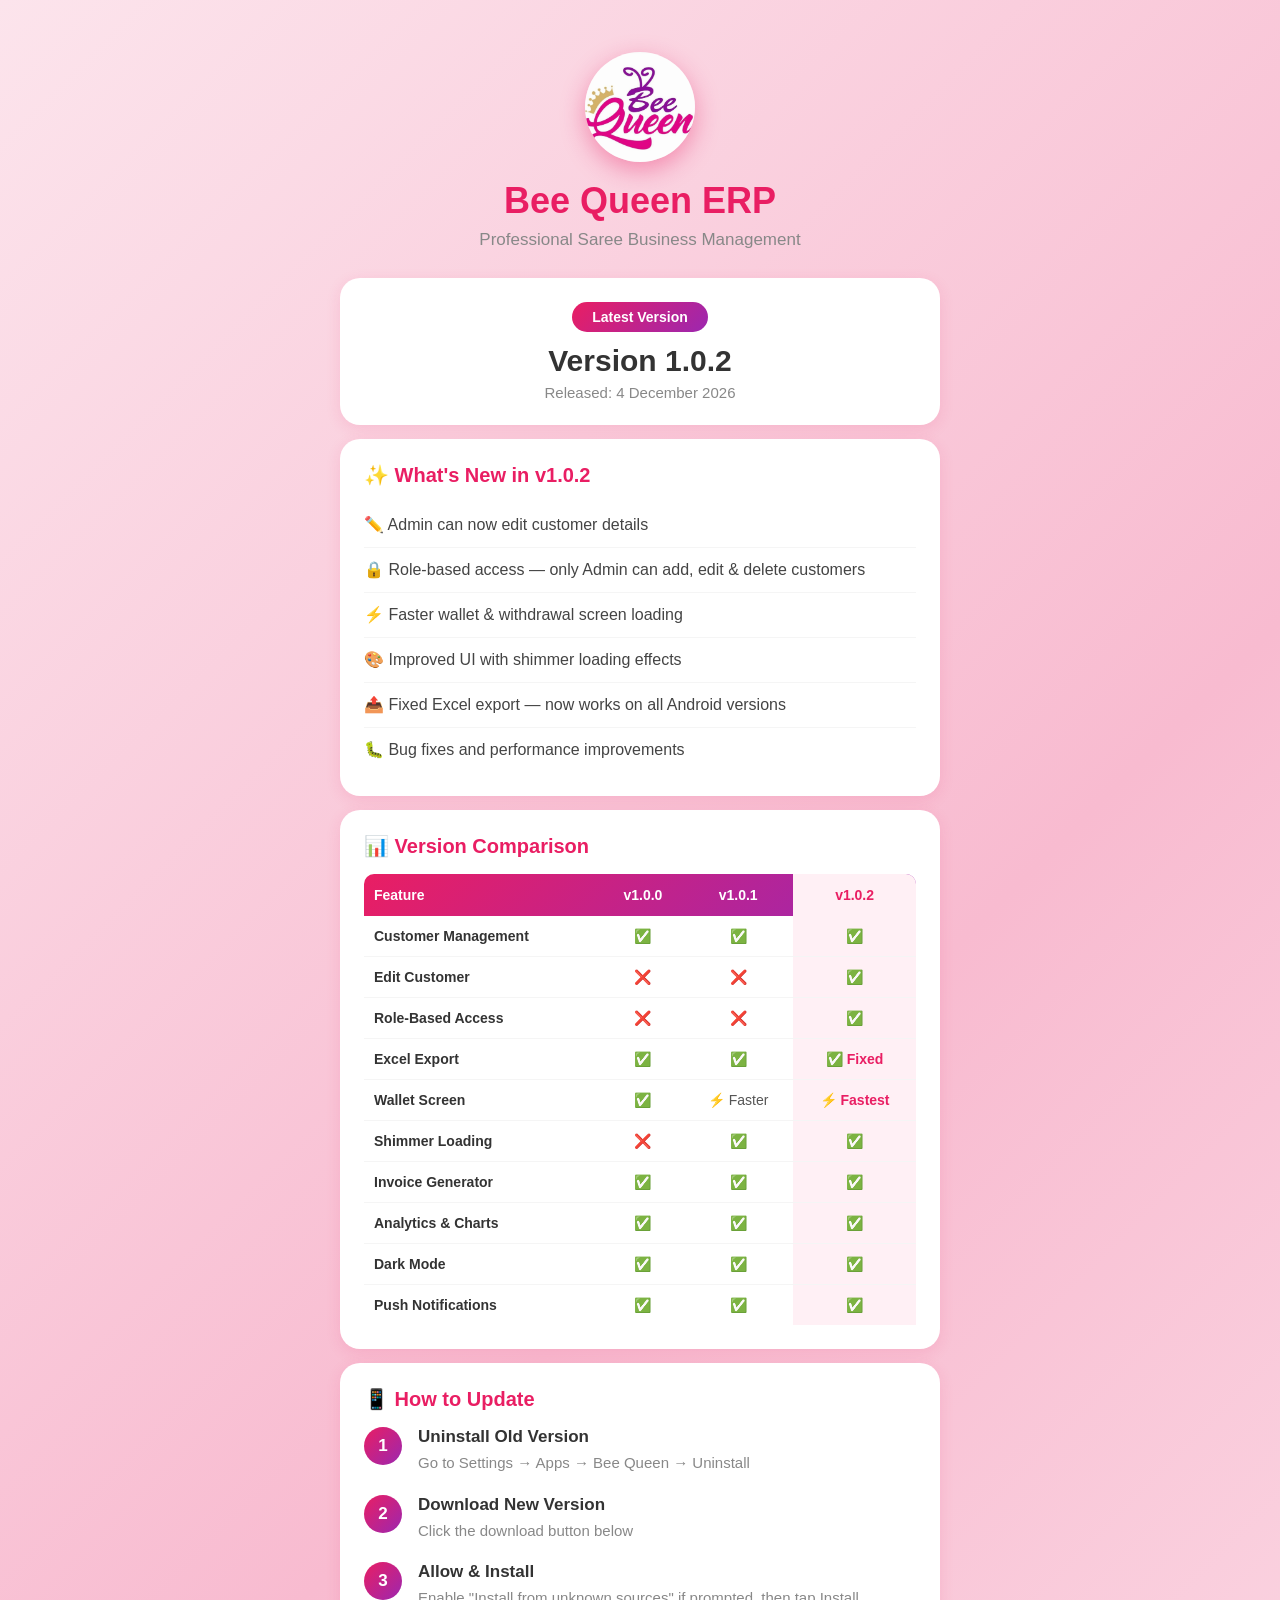
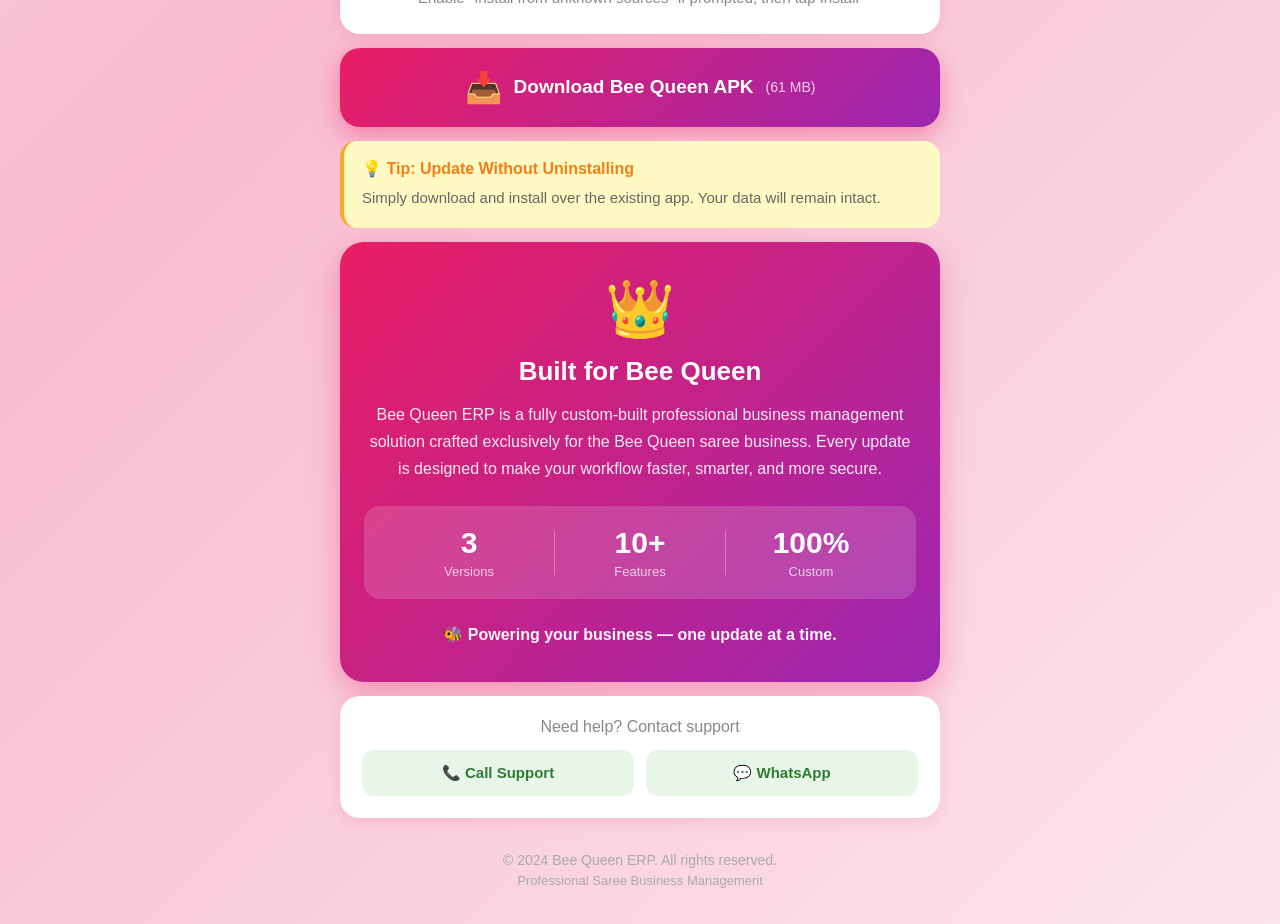
<file: index.html>
<!DOCTYPE html>
<html lang="en">
<head>
    <meta charset="UTF-8">
    <meta name="viewport" content="width=device-width, initial-scale=1.0">
    <title>Bee Queen ERP - App Update Portal</title>
    <link rel="stylesheet" href="style.css">
</head>
<body>
    <div class="container">

        <!-- HEADER -->
        <div class="header">
            <img src="logo.jpg" class="logo-img" alt="Bee Queen Logo">
            <h1>Bee Queen ERP</h1>
            <p class="subtitle">Professional Saree Business Management</p>
        </div>

        <!-- VERSION INFO -->
        <div class="version-card">
            <div class="version-badge">Latest Version</div>
            <h2 id="versionTitle">Version 1.0.2</h2>
            <p class="release-date">Released: <span id="currentDate"></span></p>
        </div>

        <!-- WHAT'S NEW -->
        <div class="whats-new">
            <h3>✨ What's New in v1.0.2</h3>
            <ul id="changelogList">
                <li>✏️ Admin can now edit customer details</li>
                <li>🔒 Role-based access — only Admin can add, edit & delete customers</li>
                <li>⚡ Faster wallet & withdrawal screen loading</li>
                <li>🎨 Improved UI with shimmer loading effects</li>
                <li>📤 Fixed Excel export — now works on all Android versions</li>
                <li>🐛 Bug fixes and performance improvements</li>
            </ul>
        </div>

        <!-- VERSION COMPARISON -->
        <div class="comparison-card">
            <h3>📊 Version Comparison</h3>
            <div class="table-wrap">
                <table class="compare-table">
                    <thead>
                        <tr>
                            <th>Feature</th>
                            <th>v1.0.0</th>
                            <th>v1.0.1</th>
                            <th class="latest-col">v1.0.2</th>
                        </tr>
                    </thead>
                    <tbody>
                        <tr>
                            <td>Customer Management</td>
                            <td>✅</td>
                            <td>✅</td>
                            <td class="latest-col">✅</td>
                        </tr>
                        <tr>
                            <td>Edit Customer</td>
                            <td>❌</td>
                            <td>❌</td>
                            <td class="latest-col">✅</td>
                        </tr>
                        <tr>
                            <td>Role-Based Access</td>
                            <td>❌</td>
                            <td>❌</td>
                            <td class="latest-col">✅</td>
                        </tr>
                        <tr>
                            <td>Excel Export</td>
                            <td>✅</td>
                            <td>✅</td>
                            <td class="latest-col">✅ Fixed</td>
                        </tr>
                        <tr>
                            <td>Wallet Screen</td>
                            <td>✅</td>
                            <td>⚡ Faster</td>
                            <td class="latest-col">⚡ Fastest</td>
                        </tr>
                        <tr>
                            <td>Shimmer Loading</td>
                            <td>❌</td>
                            <td>✅</td>
                            <td class="latest-col">✅</td>
                        </tr>
                        <tr>
                            <td>Invoice Generator</td>
                            <td>✅</td>
                            <td>✅</td>
                            <td class="latest-col">✅</td>
                        </tr>
                        <tr>
                            <td>Analytics & Charts</td>
                            <td>✅</td>
                            <td>✅</td>
                            <td class="latest-col">✅</td>
                        </tr>
                        <tr>
                            <td>Dark Mode</td>
                            <td>✅</td>
                            <td>✅</td>
                            <td class="latest-col">✅</td>
                        </tr>
                        <tr>
                            <td>Push Notifications</td>
                            <td>✅</td>
                            <td>✅</td>
                            <td class="latest-col">✅</td>
                        </tr>
                    </tbody>
                </table>
            </div>
        </div>

        <!-- UPDATE INSTRUCTIONS -->
        <div class="instructions">
            <h3>📱 How to Update</h3>
            <div class="step">
                <div class="step-number">1</div>
                <div class="step-content">
                    <h4>Uninstall Old Version</h4>
                    <p>Go to Settings → Apps → Bee Queen → Uninstall</p>
                </div>
            </div>
            <div class="step">
                <div class="step-number">2</div>
                <div class="step-content">
                    <h4>Download New Version</h4>
                    <p>Click the download button below</p>
                </div>
            </div>
            <div class="step">
                <div class="step-number">3</div>
                <div class="step-content">
                    <h4>Allow & Install</h4>
                    <p>Enable "Install from unknown sources" if prompted, then tap Install</p>
                </div>
            </div>
        </div>

        <!-- DOWNLOAD BUTTON -->
        <a href="https://drive.google.com/uc?export=download&id=1TF_2JDeg3NYDHhcG8PXS18iHoUhDPEqg" class="download-btn" target="_blank">
            <span class="download-icon">📥</span>
            <span class="download-text">Download Bee Queen APK</span>
            <span class="download-size">(61 MB)</span>
        </a>

        <!-- ALTERNATIVE METHOD -->
        <div class="alternative">
            <h4>💡 Tip: Update Without Uninstalling</h4>
            <p>Simply download and install over the existing app. Your data will remain intact.</p>
        </div>

        <!-- PREMIUM CONCLUSION -->
        <div class="conclusion-card">
            <div class="conclusion-icon">👑</div>
            <h3>Built for Bee Queen</h3>
            <p>
                Bee Queen ERP is a fully custom-built professional business management solution crafted exclusively for the Bee Queen saree business.
                Every update is designed to make your workflow faster, smarter, and more secure.
            </p>
            <div class="conclusion-stats">
                <div class="stat">
                    <span class="stat-value">3</span>
                    <span class="stat-label">Versions</span>
                </div>
                <div class="stat-divider"></div>
                <div class="stat">
                    <span class="stat-value">10+</span>
                    <span class="stat-label">Features</span>
                </div>
                <div class="stat-divider"></div>
                <div class="stat">
                    <span class="stat-value">100%</span>
                    <span class="stat-label">Custom</span>
                </div>
            </div>
            <p class="conclusion-tagline">
                🐝 Powering your business — one update at a time.
            </p>
        </div>

        <!-- SUPPORT -->
        <div class="support">
            <p>Need help? Contact support</p>
            <div class="support-links">
                <a href="tel:+919486574281">📞 Call Support</a>
                <a href="https://wa.me/919486574281">💬 WhatsApp</a>
            </div>
        </div>

        <!-- FOOTER -->
        <div class="footer">
            <p>© 2024 Bee Queen ERP. All rights reserved.</p>
            <p class="footer-note">Professional Saree Business Management</p>
        </div>

    </div>
    <script src="script.js"></script>
</body>
</html>
</file>
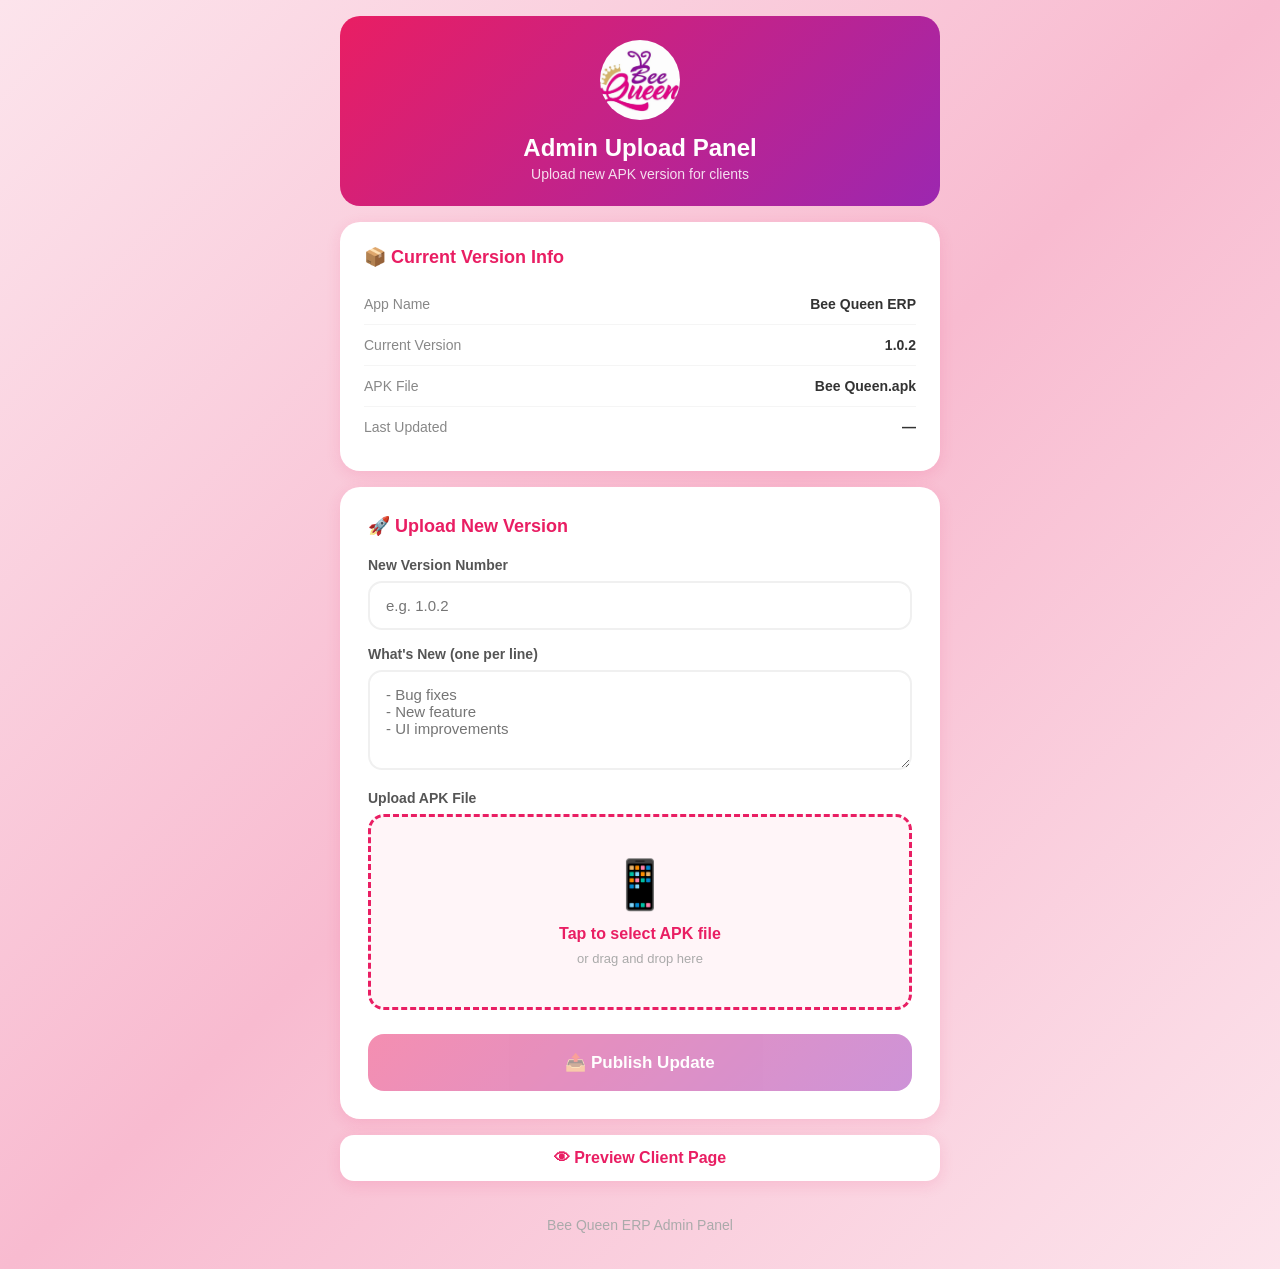
<file: admin.html>
<!DOCTYPE html>
<html lang="en">
<head>
    <meta charset="UTF-8">
    <meta name="viewport" content="width=device-width, initial-scale=1.0">
    <title>Bee Queen - Admin Upload Panel</title>
    <link rel="stylesheet" href="style.css">
    <style>
        .admin-header {
            background: linear-gradient(135deg, #e91e63, #9c27b0);
            color: white;
            padding: 24px;
            border-radius: 20px;
            text-align: center;
            margin-bottom: 16px;
        }

        .admin-header h2 {
            font-size: 24px;
            font-weight: 800;
            margin-bottom: 4px;
        }

        .admin-header p {
            opacity: 0.85;
            font-size: 14px;
        }

        .upload-card {
            background: white;
            border-radius: 20px;
            padding: 28px;
            box-shadow: 0 4px 15px rgba(233, 30, 99, 0.12);
            margin-bottom: 16px;
        }

        .upload-card h3 {
            color: #e91e63;
            font-size: 18px;
            font-weight: 700;
            margin-bottom: 20px;
        }

        .form-group {
            margin-bottom: 16px;
        }

        .form-group label {
            display: block;
            color: #555;
            font-size: 14px;
            font-weight: 600;
            margin-bottom: 8px;
        }

        .form-group input,
        .form-group textarea {
            width: 100%;
            padding: 14px 16px;
            border: 2px solid #f0f0f0;
            border-radius: 14px;
            font-size: 15px;
            outline: none;
            transition: border 0.2s;
            font-family: 'Segoe UI', sans-serif;
        }

        .form-group input:focus,
        .form-group textarea:focus {
            border-color: #e91e63;
        }

        .form-group textarea {
            resize: vertical;
            min-height: 100px;
        }

        .drop-zone {
            border: 3px dashed #e91e63;
            border-radius: 16px;
            padding: 40px 20px;
            text-align: center;
            cursor: pointer;
            transition: background 0.2s;
            background: #fff5f8;
        }

        .drop-zone:hover, .drop-zone.dragover {
            background: #fce4ec;
        }

        .drop-zone .drop-icon {
            font-size: 48px;
            margin-bottom: 12px;
        }

        .drop-zone p {
            color: #e91e63;
            font-weight: 600;
            font-size: 16px;
            margin-bottom: 6px;
        }

        .drop-zone span {
            color: #aaa;
            font-size: 13px;
        }

        .drop-zone input[type="file"] {
            display: none;
        }

        .file-selected {
            background: #e8f5e9;
            border-color: #4caf50;
            padding: 16px;
            text-align: center;
            border-radius: 14px;
            margin-top: 12px;
            display: none;
        }

        .file-selected.show {
            display: block;
        }

        .file-selected p {
            color: #2e7d32;
            font-weight: 600;
            font-size: 14px;
        }

        .upload-btn {
            width: 100%;
            padding: 18px;
            background: linear-gradient(135deg, #e91e63, #9c27b0);
            color: white;
            border: none;
            border-radius: 16px;
            font-size: 17px;
            font-weight: 700;
            cursor: pointer;
            transition: opacity 0.2s, transform 0.2s;
            margin-top: 8px;
        }

        .upload-btn:hover {
            opacity: 0.92;
            transform: translateY(-1px);
        }

        .upload-btn:disabled {
            opacity: 0.5;
            cursor: not-allowed;
            transform: none;
        }

        .current-version-card {
            background: white;
            border-radius: 20px;
            padding: 24px;
            box-shadow: 0 4px 15px rgba(233, 30, 99, 0.12);
            margin-bottom: 16px;
        }

        .current-version-card h3 {
            color: #e91e63;
            font-size: 18px;
            font-weight: 700;
            margin-bottom: 16px;
        }

        .version-row {
            display: flex;
            justify-content: space-between;
            align-items: center;
            padding: 12px 0;
            border-bottom: 1px solid #f5f5f5;
        }

        .version-row:last-child {
            border-bottom: none;
        }

        .version-row span:first-child {
            color: #888;
            font-size: 14px;
        }

        .version-row span:last-child {
            color: #333;
            font-weight: 600;
            font-size: 14px;
        }

        .back-link {
            display: block;
            text-align: center;
            color: #e91e63;
            text-decoration: none;
            font-weight: 600;
            padding: 14px;
            background: white;
            border-radius: 14px;
            box-shadow: 0 4px 15px rgba(233, 30, 99, 0.12);
            margin-bottom: 16px;
        }
    </style>
</head>
<body>
    <div class="container">

        <!-- ADMIN HEADER -->
        <div class="admin-header">
            <img src="logo.jpg" style="width:80px;height:80px;border-radius:50%;object-fit:cover;margin-bottom:10px;" alt="Bee Queen Logo">
            <h2>Admin Upload Panel</h2>
            <p>Upload new APK version for clients</p>
        </div>

        <!-- CURRENT VERSION -->
        <div class="current-version-card">
            <h3>📦 Current Version Info</h3>
            <div class="version-row">
                <span>App Name</span>
                <span>Bee Queen ERP</span>
            </div>
            <div class="version-row">
                <span>Current Version</span>
                <span id="currentVersion">1.0.2</span>
            </div>
            <div class="version-row">
                <span>APK File</span>
                <span>Bee Queen.apk</span>
            </div>
            <div class="version-row">
                <span>Last Updated</span>
                <span id="lastUpdated">—</span>
            </div>
        </div>

        <!-- UPLOAD FORM -->
        <div class="upload-card">
            <h3>🚀 Upload New Version</h3>

            <div class="form-group">
                <label>New Version Number</label>
                <input type="text" id="versionInput" placeholder="e.g. 1.0.2" />
            </div>

            <div class="form-group">
                <label>What's New (one per line)</label>
                <textarea id="changelogInput" placeholder="- Bug fixes&#10;- New feature&#10;- UI improvements"></textarea>
            </div>

            <div class="form-group">
                <label>Upload APK File</label>
                <div class="drop-zone" id="dropZone" onclick="document.getElementById('apkFile').click()">
                    <div class="drop-icon">📱</div>
                    <p>Tap to select APK file</p>
                    <span>or drag and drop here</span>
                    <input type="file" id="apkFile" accept=".apk" onchange="onFileSelected(this)">
                </div>
                <div class="file-selected" id="fileSelected">
                    <p id="fileInfo">✅ File selected</p>
                </div>
            </div>

            <button class="upload-btn" id="uploadBtn" onclick="publishUpdate()" disabled>
                📤 Publish Update
            </button>
        </div>

        <!-- BACK LINK -->
        <a href="index.html" class="back-link">👁 Preview Client Page</a>

        <!-- FOOTER -->
        <div class="footer">
            <p>Bee Queen ERP Admin Panel</p>
        </div>
    </div>

    <script src="script.js"></script>
    <script>
        // LOAD SAVED INFO
        window.onload = () => {
            const saved = JSON.parse(localStorage.getItem('beeQueenVersion') || '{}');
            if (saved.version) document.getElementById('currentVersion').textContent = saved.version;
            if (saved.date) document.getElementById('lastUpdated').textContent = saved.date;
        };

        // FILE SELECTED
        function onFileSelected(input) {
            const file = input.files[0];
            if (!file) return;
            const sizeMB = (file.size / (1024 * 1024)).toFixed(1);
            document.getElementById('fileInfo').textContent = `✅ ${file.name} (${sizeMB} MB)`;
            document.getElementById('fileSelected').classList.add('show');
            document.getElementById('uploadBtn').disabled = false;
        }

        // DRAG AND DROP
        const dropZone = document.getElementById('dropZone');
        dropZone.addEventListener('dragover', (e) => {
            e.preventDefault();
            dropZone.classList.add('dragover');
        });
        dropZone.addEventListener('dragleave', () => dropZone.classList.remove('dragover'));
        dropZone.addEventListener('drop', (e) => {
            e.preventDefault();
            dropZone.classList.remove('dragover');
            const file = e.dataTransfer.files[0];
            if (file && file.name.endsWith('.apk')) {
                const input = document.getElementById('apkFile');
                const dt = new DataTransfer();
                dt.items.add(file);
                input.files = dt.files;
                onFileSelected(input);
            } else {
                showToast('⚠️ Please drop an APK file');
            }
        });

        // PUBLISH UPDATE
        function publishUpdate() {
            const version = document.getElementById('versionInput').value.trim();
            const file = document.getElementById('apkFile').files[0];

            if (!version) { showToast('⚠️ Enter version number'); return; }
            if (!file) { showToast('⚠️ Select an APK file'); return; }

            // SAVE VERSION INFO TO LOCALSTORAGE
            const date = new Date().toLocaleDateString('en-IN', {
                day: 'numeric', month: 'long', year: 'numeric'
            });
            localStorage.setItem('beeQueenVersion', JSON.stringify({ version, date }));

            // UPDATE UI
            document.getElementById('currentVersion').textContent = version;
            document.getElementById('lastUpdated').textContent = date;

            // UPDATE CLIENT PAGE VERSION
            localStorage.setItem('clientVersion', version);
            localStorage.setItem('clientDate', date);

            const changelog = document.getElementById('changelogInput').value.trim();
            if (changelog) localStorage.setItem('changelog', changelog);

            showToast('✅ Version info updated! Now copy the APK to this folder as "Bee Queen.apk"');

            setTimeout(() => {
                showToast('📁 Replace "Bee Queen.apk" in this folder with the new file');
            }, 3500);
        }
    </script>
</body>
</html>
</file>
<file: style.css>
* {
    margin: 0;
    padding: 0;
    box-sizing: border-box;
}

body {
    font-family: 'Segoe UI', sans-serif;
    background: linear-gradient(135deg, #fce4ec 0%, #f8bbd0 50%, #fce4ec 100%);
    min-height: 100vh;
    padding: 16px;
}

.container {
    max-width: 600px;
    width: 100%;
    margin: 0 auto;
}

/* HEADER */
.header {
    text-align: center;
    padding: 36px 16px 28px;
}

.logo-img {
    width: 110px;
    height: 110px;
    border-radius: 50%;
    object-fit: cover;
    margin: 0 auto 18px;
    display: block;
    box-shadow: 0 8px 25px rgba(233, 30, 99, 0.4);
}

.header h1 {
    font-size: 36px;
    font-weight: 800;
    color: #e91e63;
    margin-bottom: 8px;
}

.subtitle {
    color: #888;
    font-size: 17px;
}

/* VERSION CARD */
.version-card {
    background: white;
    border-radius: 20px;
    padding: 24px;
    text-align: center;
    margin-bottom: 14px;
    box-shadow: 0 4px 15px rgba(233, 30, 99, 0.12);
}

.version-badge {
    display: inline-block;
    background: linear-gradient(135deg, #e91e63, #9c27b0);
    color: white;
    padding: 7px 20px;
    border-radius: 20px;
    font-size: 14px;
    font-weight: 600;
    margin-bottom: 12px;
}

.version-card h2 {
    font-size: 30px;
    color: #333;
    margin-bottom: 6px;
}

.release-date {
    color: #888;
    font-size: 15px;
}

/* WHAT'S NEW */
.whats-new {
    background: white;
    border-radius: 20px;
    padding: 24px;
    margin-bottom: 14px;
    box-shadow: 0 4px 15px rgba(233, 30, 99, 0.12);
}

.whats-new h3,
.instructions h3,
.comparison-card h3 {
    color: #e91e63;
    font-size: 20px;
    margin-bottom: 16px;
    font-weight: 700;
}

.whats-new ul {
    list-style: none;
}

.whats-new ul li {
    padding: 10px 0;
    color: #444;
    font-size: 16px;
    border-bottom: 1px solid #f5f5f5;
    line-height: 1.5;
}

.whats-new ul li:last-child {
    border-bottom: none;
}

/* VERSION COMPARISON */
.comparison-card {
    background: white;
    border-radius: 20px;
    padding: 24px;
    margin-bottom: 14px;
    box-shadow: 0 4px 15px rgba(233, 30, 99, 0.12);
}

.table-wrap {
    overflow-x: auto;
    -webkit-overflow-scrolling: touch;
}

.compare-table {
    width: 100%;
    border-collapse: collapse;
    font-size: 14px;
    min-width: 320px;
}

.compare-table thead tr {
    background: linear-gradient(135deg, #e91e63, #9c27b0);
    color: white;
}

.compare-table th {
    padding: 13px 10px;
    text-align: center;
    font-weight: 700;
    font-size: 14px;
    white-space: nowrap;
}

.compare-table th:first-child {
    text-align: left;
    border-radius: 10px 0 0 0;
}

.compare-table th:last-child {
    border-radius: 0 10px 0 0;
}

.compare-table tbody tr {
    border-bottom: 1px solid #f5f5f5;
}

.compare-table tbody tr:last-child {
    border-bottom: none;
}

.compare-table tbody tr:hover {
    background: #fff5f8;
}

.compare-table td {
    padding: 12px 10px;
    text-align: center;
    color: #555;
    font-size: 14px;
}

.compare-table td:first-child {
    text-align: left;
    font-weight: 600;
    color: #333;
}

.latest-col {
    background: #fff0f5;
    color: #e91e63 !important;
    font-weight: 700 !important;
}

/* INSTRUCTIONS */
.instructions {
    background: white;
    border-radius: 20px;
    padding: 24px;
    margin-bottom: 14px;
    box-shadow: 0 4px 15px rgba(233, 30, 99, 0.12);
}

.step {
    display: flex;
    align-items: flex-start;
    gap: 16px;
    margin-bottom: 20px;
}

.step:last-child {
    margin-bottom: 0;
}

.step-number {
    width: 38px;
    height: 38px;
    background: linear-gradient(135deg, #e91e63, #9c27b0);
    color: white;
    border-radius: 50%;
    display: flex;
    align-items: center;
    justify-content: center;
    font-weight: 700;
    font-size: 17px;
    flex-shrink: 0;
}

.step-content h4 {
    color: #333;
    font-size: 17px;
    margin-bottom: 5px;
}

.step-content p {
    color: #888;
    font-size: 15px;
    line-height: 1.5;
}

/* DOWNLOAD BUTTON */
.download-btn {
    display: flex;
    align-items: center;
    justify-content: center;
    gap: 12px;
    background: linear-gradient(135deg, #e91e63, #9c27b0);
    color: white;
    text-decoration: none;
    padding: 22px;
    border-radius: 20px;
    margin-bottom: 14px;
    box-shadow: 0 8px 25px rgba(233, 30, 99, 0.4);
    transition: transform 0.2s, box-shadow 0.2s;
}

.download-btn:hover {
    transform: translateY(-2px);
    box-shadow: 0 12px 30px rgba(233, 30, 99, 0.5);
}

.download-btn:active {
    transform: translateY(0);
}

.download-icon {
    font-size: 30px;
}

.download-text {
    font-size: 19px;
    font-weight: 700;
}

.download-size {
    font-size: 14px;
    opacity: 0.8;
}

/* ALTERNATIVE */
.alternative {
    background: #fff9c4;
    border-radius: 16px;
    padding: 18px;
    margin-bottom: 14px;
    border-left: 4px solid #f9a825;
}

.alternative h4 {
    color: #f57f17;
    margin-bottom: 8px;
    font-size: 16px;
}

.alternative p {
    color: #666;
    font-size: 15px;
    line-height: 1.6;
}

/* PREMIUM CONCLUSION */
.conclusion-card {
    background: linear-gradient(135deg, #e91e63, #9c27b0);
    border-radius: 24px;
    padding: 34px 24px;
    margin-bottom: 14px;
    text-align: center;
    box-shadow: 0 10px 30px rgba(233, 30, 99, 0.35);
}

.conclusion-icon {
    font-size: 56px;
    margin-bottom: 14px;
}

.conclusion-card h3 {
    color: white;
    font-size: 26px;
    font-weight: 800;
    margin-bottom: 14px;
}

.conclusion-card p {
    color: rgba(255,255,255,0.9);
    font-size: 16px;
    line-height: 1.7;
    margin-bottom: 24px;
}

.conclusion-stats {
    display: flex;
    justify-content: center;
    align-items: center;
    background: rgba(255,255,255,0.15);
    border-radius: 16px;
    padding: 20px;
    margin-bottom: 22px;
}

.stat {
    flex: 1;
    display: flex;
    flex-direction: column;
    align-items: center;
}

.stat-value {
    color: white;
    font-size: 30px;
    font-weight: 800;
}

.stat-label {
    color: rgba(255,255,255,0.75);
    font-size: 13px;
    margin-top: 4px;
}

.stat-divider {
    width: 1px;
    height: 44px;
    background: rgba(255,255,255,0.3);
}

.conclusion-tagline {
    color: rgba(255,255,255,0.95) !important;
    font-size: 16px !important;
    font-weight: 600;
    margin-bottom: 0 !important;
}

/* SUPPORT */
.support {
    background: white;
    border-radius: 20px;
    padding: 22px;
    text-align: center;
    margin-bottom: 14px;
    box-shadow: 0 4px 15px rgba(233, 30, 99, 0.12);
}

.support p {
    color: #888;
    margin-bottom: 14px;
    font-size: 16px;
}

.support-links {
    display: flex;
    gap: 12px;
    justify-content: center;
}

.support-links a {
    flex: 1;
    padding: 14px;
    border-radius: 12px;
    text-decoration: none;
    font-weight: 600;
    font-size: 15px;
    text-align: center;
    background: #e8f5e9;
    color: #2e7d32;
}

/* FOOTER */
.footer {
    text-align: center;
    padding: 20px;
    color: #aaa;
    font-size: 14px;
}

.footer-note {
    margin-top: 5px;
    font-size: 13px;
}

/* TOAST */
.toast {
    position: fixed;
    bottom: 30px;
    left: 50%;
    transform: translateX(-50%);
    background: #333;
    color: white;
    padding: 14px 24px;
    border-radius: 12px;
    font-size: 15px;
    opacity: 0;
    transition: opacity 0.3s;
    pointer-events: none;
    z-index: 999;
    white-space: nowrap;
}

.toast.show {
    opacity: 1;
}

/* MOBILE RESPONSIVE */
@media (max-width: 400px) {
    .header h1 { font-size: 28px; }
    .version-card h2 { font-size: 24px; }
    .download-text { font-size: 16px; }
    .compare-table { font-size: 12px; }
    .compare-table th,
    .compare-table td { padding: 10px 6px; }
    .conclusion-card h3 { font-size: 22px; }
    .stat-value { font-size: 24px; }
}
</file>
